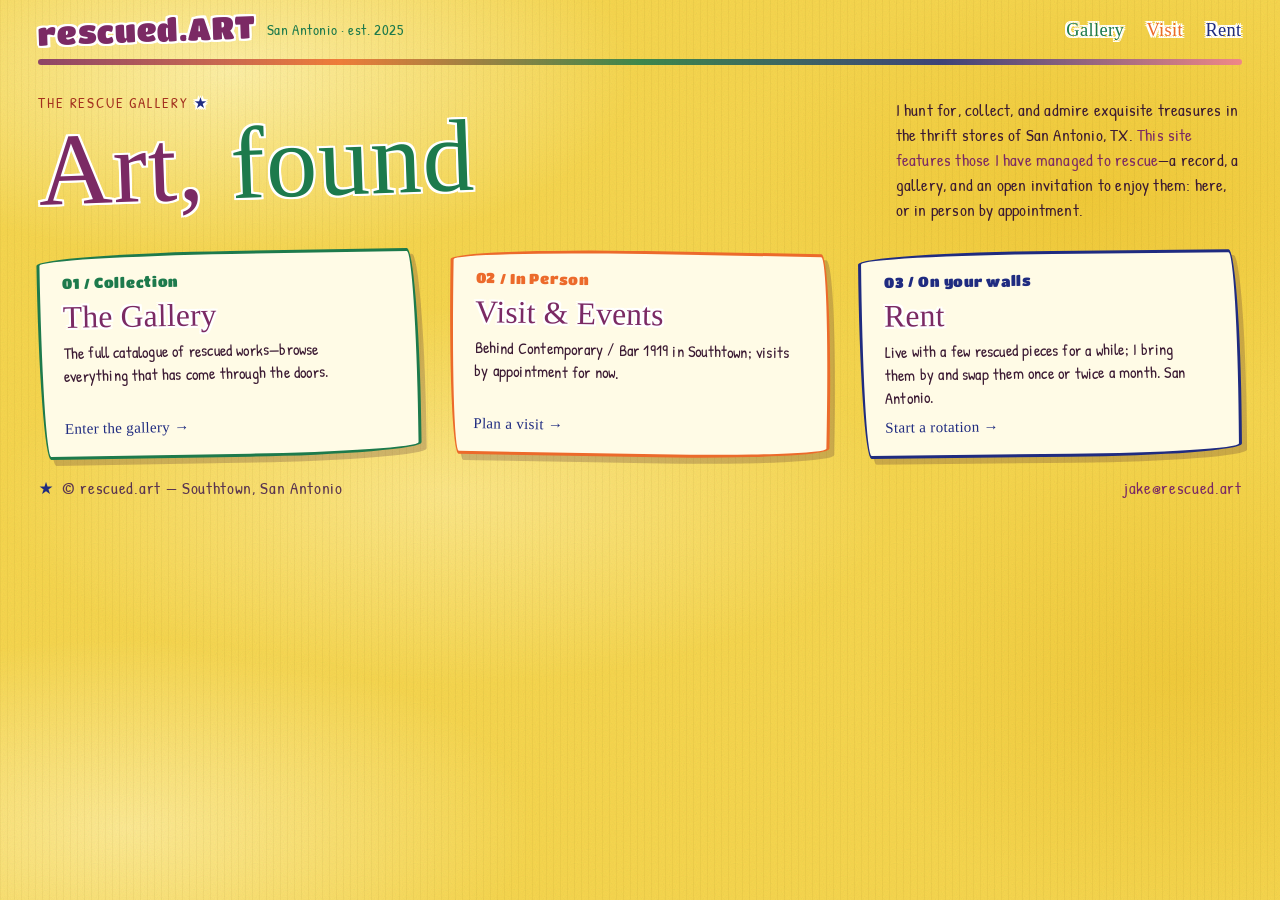
<file: index.html>
<!DOCTYPE html>
<html lang="en">
<head>
  <meta charset="utf-8">
  <meta name="viewport" content="width=device-width, initial-scale=1">
  <meta name="theme-color" content="#f6d64e">
  <title>rescued.art — previously looked at art</title>
  <meta name="description" content="A growing gallery of original artworks rescued from thrift stores around San Antonio. Browse the collection, or see it in person by appointment in Southtown.">
  <link rel="icon" href="/icon-192.png">
  <link rel="manifest" href="/manifest.webmanifest">
  <link rel="preconnect" href="https://fonts.googleapis.com">
  <link rel="preconnect" href="https://fonts.gstatic.com" crossorigin>
  <link href="https://fonts.googleapis.com/css2?family=Permanent+Marker&family=Patrick+Hand&family=Titan+One&display=swap" rel="stylesheet">
  <link rel="stylesheet" href="/assets/core.css?v=20261009">
  <link rel="stylesheet" href="/assets/sign.css?v=20261009">
</head>
<body>
  <header>
    <div class="masthead">
      <a class="brand" href="/">
        <span class="brand__mark">rescued.<span class="brand__mark-art">ART</span></span>
        <span class="brand__sub">San Antonio · est. 2025</span>
      </a>
      <nav class="nav">
        <a href="/gallery/">Gallery</a>
        <a href="/visit/">Visit</a>
        <a href="/rent/">Rent</a>
      </nav>
    </div>
    <hr class="rule rule--double">
  </header>

  <main>
    <section class="hero">
      <div>
        <p class="kicker">The Rescue Gallery <span class="star">★</span></p>
        <h1>Art,<br> <em>found</em></h1>
      </div>
      <p class="hero__statement">
        I hunt for, collect, and admire exquisite treasures in the thrift stores of San Antonio, TX. <strong>This site features those I have managed to rescue</strong>—a record, a gallery, and an open invitation to enjoy them: here, or in person by appointment.
      </p>
    </section>

    <nav class="doors" aria-label="Sections">
      <a class="door" href="/gallery/">
        <span class="door__no">01 / Collection</span>
        <h2>The Gallery</h2>
        <p>The full catalogue of rescued works—browse everything that has come through the doors.</p>
        <span class="door__go">Enter the gallery</span>
      </a>
      <a class="door" href="/visit/">
        <span class="door__no">02 / In Person</span>
        <h2>Visit &amp; Events</h2>
        <p>Behind Contemporary / Bar 1919 in Southtown; visits by appointment for now. <strong data-next-ff></strong></p>
        <span class="door__go">Plan a visit</span>
      </a>
      <a class="door" href="/rent/">
        <span class="door__no">03 / On your walls</span>
        <h2>Rent</h2>
        <p>Live with a few rescued pieces for a while; I bring them by and swap them once or twice a month. San Antonio.</p>
        <span class="door__go">Start a rotation</span>
      </a>
    </nav>

    <section class="recent" data-recent>
      <div class="recent__head">
        <h2>Recent rescues</h2>
        <a class="door__go" href="/gallery/" style="margin:0">All works</a>
      </div>
      <div id="recent-mount"><p class="kicker">Loading the latest finds…</p></div>
    </section>
  </main>

  <footer>
    <span>© rescued.art — Southtown, San Antonio</span>
    <a href="mailto:jake@rescued.art">jake@rescued.art</a>
  </footer>

  <script type="module">
    import '/assets/config.js';
    import { mountRecent } from '/assets/gallery.js';
    mountRecent(document.getElementById('recent-mount'), { count: 8 });
  </script>
</body>
</html>
</file>
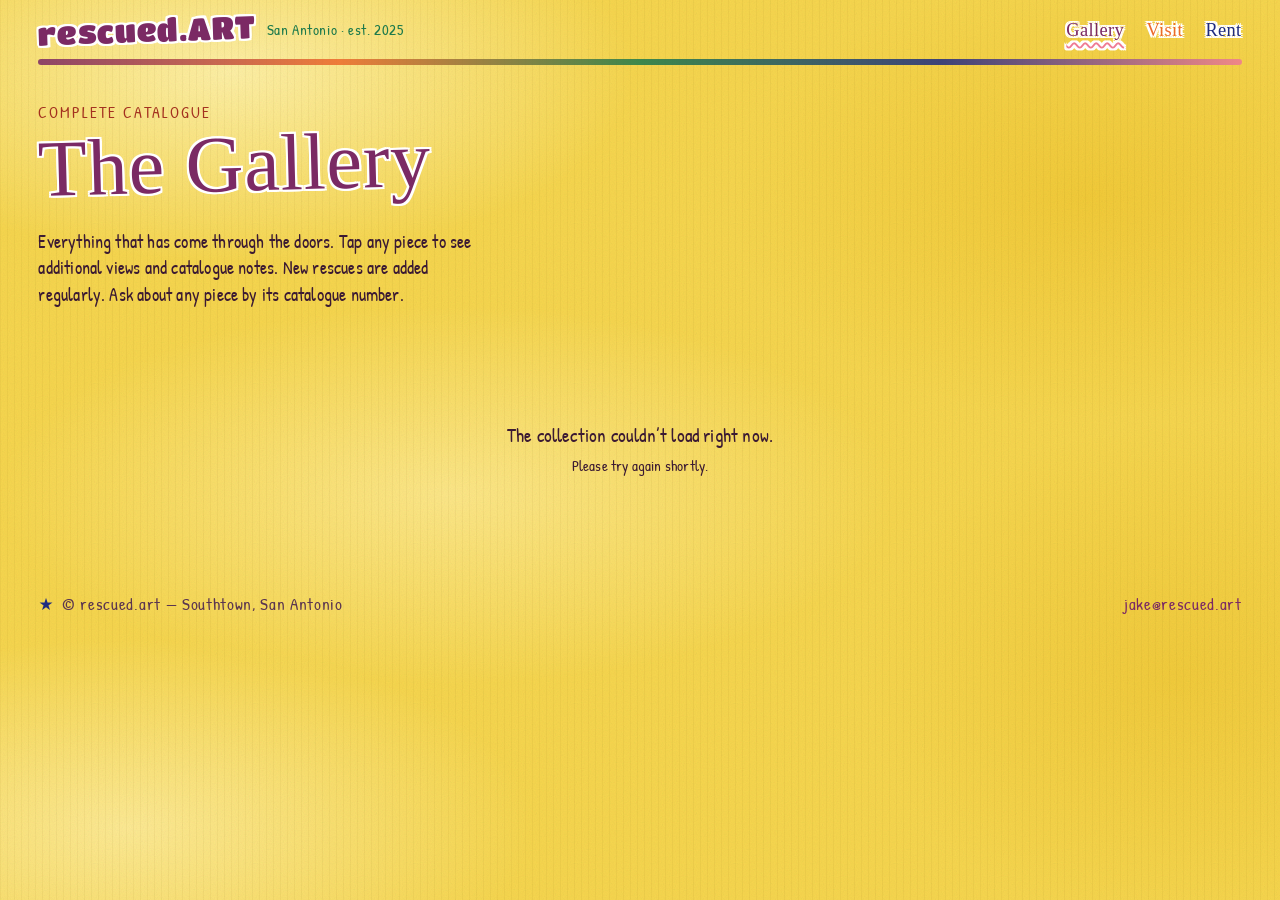
<file: gallery/index.html>
<!DOCTYPE html>
<html lang="en">
<head>
  <meta charset="utf-8">
  <meta name="viewport" content="width=device-width, initial-scale=1">
  <meta name="theme-color" content="#f6d64e">
  <title>The Gallery — rescued.art</title>
  <meta name="description" content="The full catalogue of original artworks rescued from thrift stores around San Antonio.">
  <link rel="icon" href="/icon-192.png">
  <link rel="manifest" href="/manifest.webmanifest">
  <link rel="preconnect" href="https://fonts.googleapis.com">
  <link rel="preconnect" href="https://fonts.gstatic.com" crossorigin>
  <link href="https://fonts.googleapis.com/css2?family=Permanent+Marker&family=Patrick+Hand&family=Titan+One&display=swap" rel="stylesheet">
  <link rel="stylesheet" href="/assets/core.css?v=20261009">
  <link rel="stylesheet" href="/assets/sign.css?v=20261009">
</head>
<body>
  <header>
    <div class="masthead">
      <a class="brand" href="/">
        <span class="brand__mark">rescued.<span class="brand__mark-art">ART</span></span>
        <span class="brand__sub">San Antonio · est. 2025</span>
      </a>
      <nav class="nav">
        <a href="/gallery/" aria-current="page">Gallery</a>
        <a href="/visit/">Visit</a>
        <a href="/rent/">Rent</a>
      </nav>
    </div>
    <hr class="rule rule--double">
  </header>

  <main>
    <div class="page-head">
      <p class="kicker">Complete catalogue</p>
      <h1>The Gallery</h1>
      <p>Everything that has come through the doors. Tap any piece to see additional views and
         catalogue notes. New rescues are added regularly. Ask about any piece by its catalogue number.</p>
    </div>
    <div id="gallery-mount"></div>
  </main>

  <footer>
    <span>© rescued.art — Southtown, San Antonio</span>
    <a href="mailto:jake@rescued.art">jake@rescued.art</a>
  </footer>

  <script type="module">
    import { mountGallery } from '/assets/gallery.js';
    mountGallery(document.getElementById('gallery-mount'));
  </script>
</body>
</html>
</file>
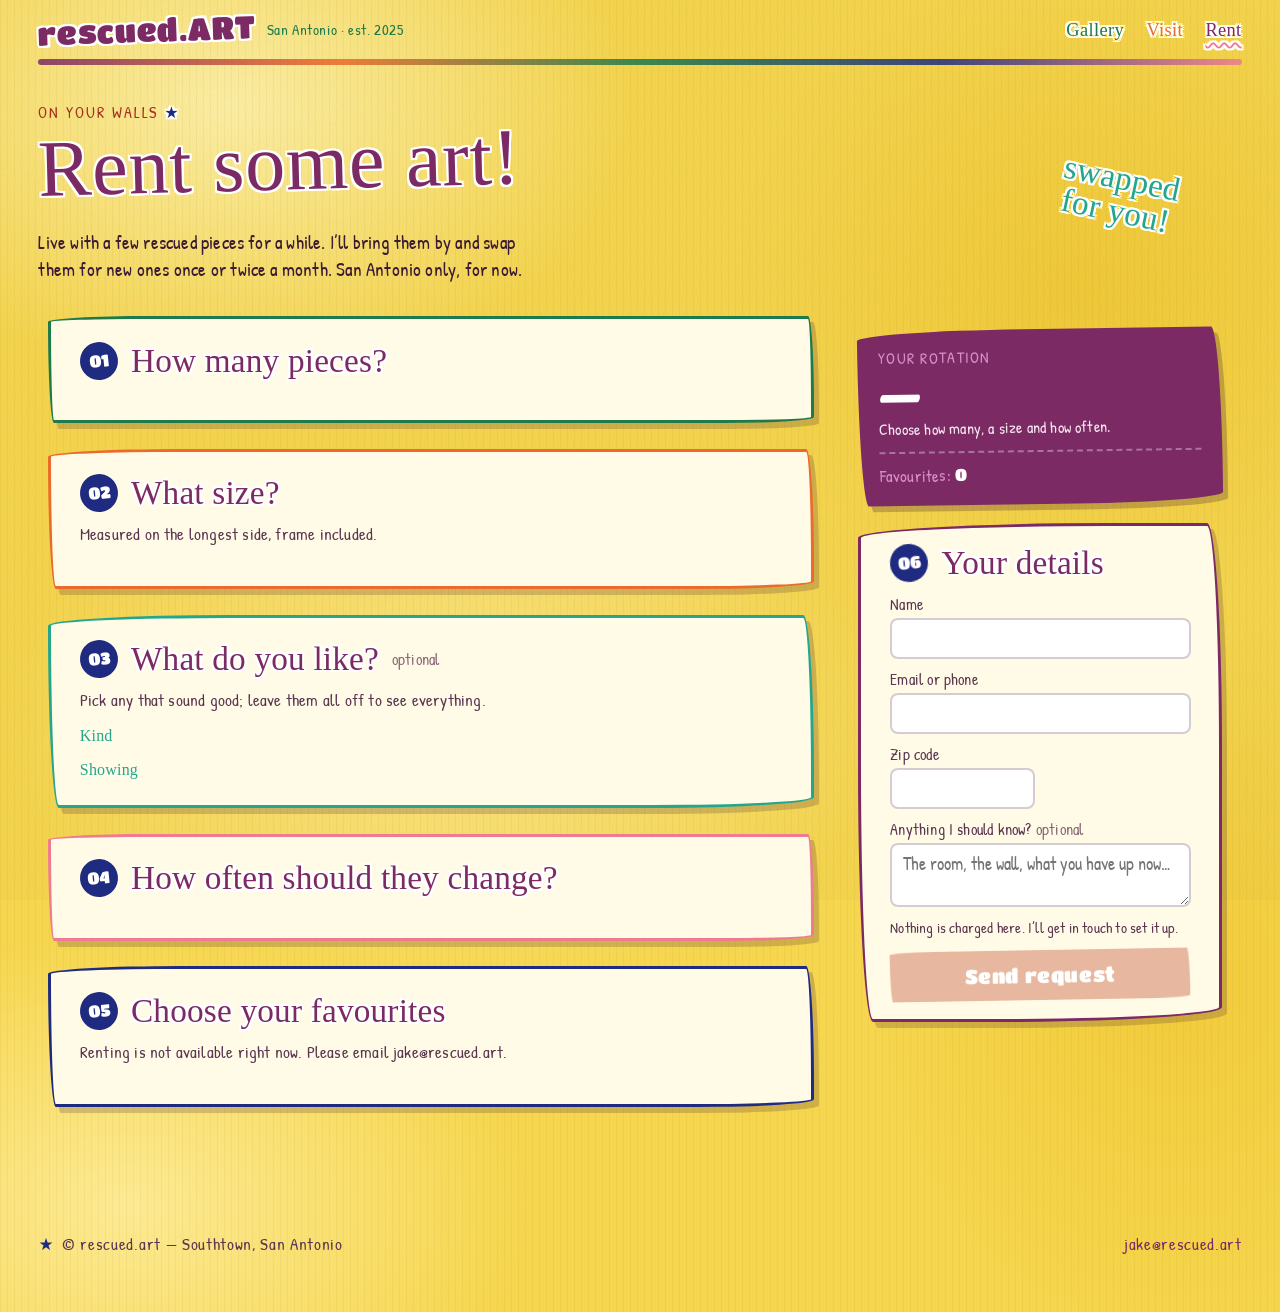
<file: rent/index.html>
<!DOCTYPE html>
<html lang="en">
<head>
  <meta charset="utf-8">
  <meta name="viewport" content="width=device-width, initial-scale=1">
  <meta name="theme-color" content="#f6d64e">
  <title>Rent — rescued.art</title>
  <meta name="description" content="Rent a few rescued pieces for your walls in San Antonio, swapped once or twice a month.">
  <link rel="icon" href="/icon-192.png">
  <link rel="manifest" href="/manifest.webmanifest">
  <link rel="preconnect" href="https://fonts.googleapis.com">
  <link rel="preconnect" href="https://fonts.gstatic.com" crossorigin>
  <link href="https://fonts.googleapis.com/css2?family=Permanent+Marker&family=Patrick+Hand&family=Titan+One&display=swap" rel="stylesheet">
  <link rel="stylesheet" href="/assets/core.css?v=20261009">
  <link rel="stylesheet" href="/assets/sign.css?v=20261009">
  <link rel="stylesheet" href="/assets/rent.css?v=20261008c">
</head>
<body>
  <header>
    <div class="masthead">
      <a class="brand" href="/">
        <span class="brand__mark">rescued.<span class="brand__mark-art">ART</span></span>
        <span class="brand__sub">San Antonio · est. 2025</span>
      </a>
      <nav class="nav">
        <a href="/gallery/">Gallery</a>
        <a href="/visit/">Visit</a>
        <a href="/rent/" aria-current="page">Rent</a>
      </nav>
    </div>
    <hr class="rule rule--double">
  </header>

  <main>
    <div class="page-head page-head--rent">
      <p class="kicker">On your walls <span class="star">★</span></p>
      <h1>Rent some art!</h1>
      <p>Live with a few rescued pieces for a while. I’ll bring them by and swap them for new ones
         once or twice a month. San Antonio only, for now.</p>
      <span class="sticker sticker--rent">swapped<br>for you!</span>
    </div>

    <form id="rent" class="rent" novalidate>
      <div class="rent__main">
        <section class="step" aria-labelledby="s1">
          <h2 id="s1"><span class="step__no">01</span> How many pieces?</h2>
          <div class="choices" data-choice="count"></div>
        </section>

        <section class="step" aria-labelledby="s2">
          <h2 id="s2"><span class="step__no">02</span> What size?</h2>
          <p class="hint">Measured on the longest side, frame included.</p>
          <div class="choices choices--cards" data-choice="size"></div>
        </section>

        <section class="step" aria-labelledby="s3">
          <h2 id="s3"><span class="step__no">03</span> What do you like? <span class="opt">optional</span></h2>
          <p class="hint">Pick any that sound good; leave them all off to see everything.</p>
          <div class="chips" data-chips="types"><span class="chips__label">Kind</span></div>
          <div class="chips" data-chips="subjects"><span class="chips__label">Showing</span></div>
        </section>

        <section class="step" aria-labelledby="s4">
          <h2 id="s4"><span class="step__no">04</span> How often should they change?</h2>
          <div class="choices" data-choice="frequency"></div>
        </section>

        <section class="step" aria-labelledby="s5">
          <h2 id="s5"><span class="step__no">05</span> Choose your favourites</h2>
          <p class="hint" id="pickHint">Choose a size first.</p>
          <div class="picks" id="picks"></div>
          <button type="button" class="more" id="more" hidden>Show more</button>
        </section>
      </div>

      <aside class="rent__side">
        <div class="price" aria-live="polite">
          <span class="price__label">Your rotation</span>
          <span class="price__amount" id="price">—</span>
          <span class="price__note" id="priceNote">Choose how many, a size and how often.</span>
          <div class="chosen">
            <p class="chosen__head">Favourites: <strong id="chosenN">0</strong></p>
            <div class="chosen__list" id="chosen"></div>
          </div>
        </div>
        <section class="step step--details" aria-labelledby="s6" id="details">
          <h2 id="s6"><span class="step__no">06</span> Your details</h2>
          <div class="fields">
            <label>Name <input name="name" autocomplete="name" maxlength="80" required></label>
            <label>Email or phone <input name="contact" autocomplete="email" maxlength="120" required></label>
            <label>Zip code <input name="zip" inputmode="numeric" autocomplete="postal-code" maxlength="10" required></label>
            <label><span>Anything I should know? <span class="opt">optional</span></span>
              <textarea name="notes" rows="2" maxlength="1000" placeholder="The room, the wall, what you have up now…"></textarea></label>
            <label class="hp" aria-hidden="true">Website <input name="website" tabindex="-1" autocomplete="off"></label>
          </div>
          <p class="hint">Nothing is charged here. I’ll get in touch to set it up.</p>
          <button type="submit" class="send" id="send" disabled>Send request</button>
          <p class="status" id="status" role="status"></p>
        </section>
      </aside>
    </form>

    <div class="rent__bar" id="bar" hidden>
      <span class="rent__bar-price" id="barPrice">—</span>
      <span class="rent__bar-count" id="barCount">0 favourites</span>
      <a href="#details" class="rent__bar-go">Next ↓</a>
    </div>
  </main>

  <footer>
    <span>© rescued.art — Southtown, San Antonio</span>
    <a href="mailto:jake@rescued.art">jake@rescued.art</a>
  </footer>

  <script type="module" src="/assets/rent.js?v=20261008b"></script>
</body>
</html>
</file>
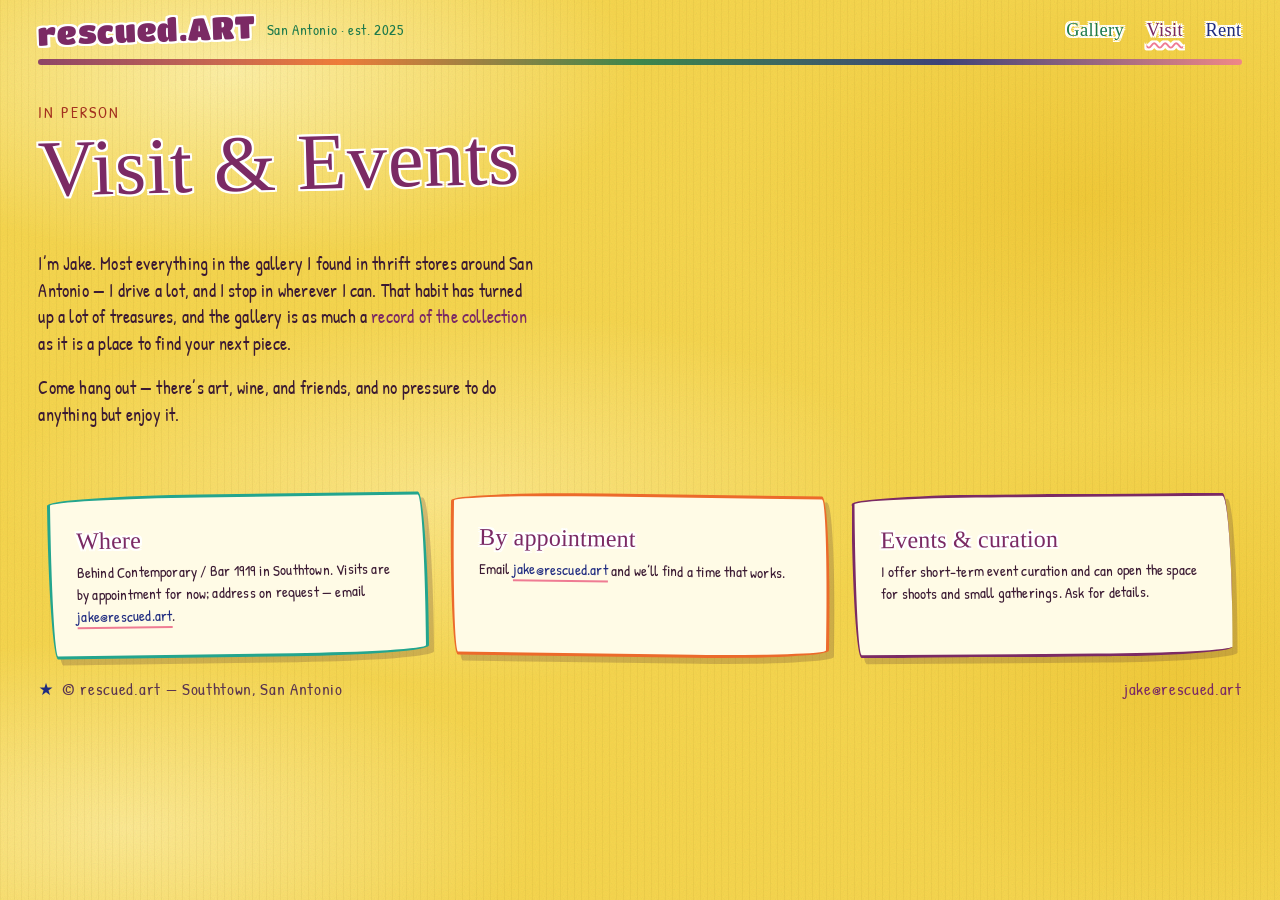
<file: visit/index.html>
<!DOCTYPE html>
<html lang="en">
<head>
  <meta charset="utf-8">
  <meta name="viewport" content="width=device-width, initial-scale=1">
  <meta name="theme-color" content="#f6d64e">
  <title>Visit &amp; Events — rescued.art</title>
  <meta name="description" content="Visit rescued.art in Southtown, San Antonio, by appointment, or book the space for events.">
  <link rel="icon" href="/icon-192.png">
  <link rel="manifest" href="/manifest.webmanifest">
  <link rel="preconnect" href="https://fonts.googleapis.com">
  <link rel="preconnect" href="https://fonts.gstatic.com" crossorigin>
  <link href="https://fonts.googleapis.com/css2?family=Permanent+Marker&family=Patrick+Hand&family=Titan+One&display=swap" rel="stylesheet">
  <link rel="stylesheet" href="/assets/core.css?v=20261009">
  <link rel="stylesheet" href="/assets/sign.css?v=20261009">
</head>
<body>
  <header>
    <div class="masthead">
      <a class="brand" href="/">
        <span class="brand__mark">rescued.<span class="brand__mark-art">ART</span></span>
        <span class="brand__sub">San Antonio · est. 2025</span>
      </a>
      <nav class="nav">
        <a href="/gallery/">Gallery</a>
        <a href="/visit/" aria-current="page">Visit</a>
        <a href="/rent/">Rent</a>
      </nav>
    </div>
    <hr class="rule rule--double">
  </header>

  <main>
    <div class="page-head">
      <p class="kicker">In person</p>
      <h1>Visit &amp; Events</h1>
    </div>

    <div class="prose">
      <p>I’m Jake. Most everything in the gallery I found in thrift stores around San Antonio —
         I drive a lot, and I stop in wherever I can. That habit has turned up a lot of treasures,
         and the gallery is as much a <strong>record of the collection</strong> as it is a place to
         find your next piece.</p>
      <p>Come hang out — there’s art, wine, and friends, and no pressure to do anything but enjoy it.</p>
    </div>

    <section class="info-grid" aria-label="Visiting details">
      <div class="info">
        <h3>Where</h3>
        <p>Behind Contemporary / Bar 1919 in Southtown. Visits are by appointment for now; address on request — email <a href="mailto:jake@rescued.art">jake@rescued.art</a>.</p>
        <p><strong data-next-ff></strong></p>
      </div>
      <div class="info">
        <h3>By appointment</h3>
        <p>Email <a href="mailto:jake@rescued.art">jake@rescued.art</a> and we’ll find a time that works.</p>
      </div>
      <div class="info">
        <h3>Events &amp; curation</h3>
        <p>I offer short-term event curation and can open the space for shoots and small gatherings. Ask for details.</p>
      </div>
    </section>
  </main>

  <footer>
    <span>© rescued.art — Southtown, San Antonio</span>
    <a href="mailto:jake@rescued.art">jake@rescued.art</a>
  </footer>

  <script type="module">import '/assets/config.js';</script>
</body>
</html>
</file>
<file: assets/core.css>
/* =============================================================================
   rescued.art — core stylesheet
   Concept: "The Rescue Archive" — a curatorial catalogue of salvaged works.
   Warm darkroom black + cream ink + rubber-stamp vermillion. Typewriter
   accession numbers. Letterpress masthead. Art-first, quietly archival.
   ========================================================================== */

:root {
  --bg:        #14110d;   /* warm near-black, like aged film */
  --bg-2:      #1b1712;   /* raised surface */
  --ink:       #f0ead9;   /* warm off-white */
  --ink-dim:   #a59c87;   /* muted label ink */
  --ink-faint: #6f6859;
  --line:      rgba(240,234,217,0.14);
  --line-soft: rgba(240,234,217,0.07);
  --stamp:     #c5482f;   /* rubber-stamp vermillion */
  --stamp-2:   #4f7c5a;   /* alt stamp (rent) — faded ink green */
  --paper:     #e7decb;   /* cream plate */

  --display: "Fraunces", Georgia, serif;
  --body:    "Hanken Grotesk", system-ui, sans-serif;
  --mono:    "Courier Prime", "Courier New", monospace;

  --maxw: 1320px;
  --r: 2px;
}

* { box-sizing: border-box; }

html { -webkit-text-size-adjust: 100%; }
body {
  margin: 0;
  background: var(--bg);
  color: var(--ink);
  font-family: var(--body);
  font-size: 16px;
  line-height: 1.6;
  letter-spacing: 0.005em;
  -webkit-font-smoothing: antialiased;
  overflow-x: hidden;
}
body.lb-open { overflow: hidden; }

/* film/paper grain — subtle, fixed, behind everything */
body::before {
  content: "";
  position: fixed; inset: 0; z-index: 0; pointer-events: none;
  opacity: 0.05; mix-blend-mode: screen;
  background-image: url("data:image/svg+xml,%3Csvg xmlns='http://www.w3.org/2000/svg' width='160' height='160'%3E%3Cfilter id='n'%3E%3CfeTurbulence type='fractalNoise' baseFrequency='0.85' numOctaves='2'/%3E%3C/filter%3E%3Crect width='100%25' height='100%25' filter='url(%23n)'/%3E%3C/svg%3E");
}
main, header, footer { position: relative; z-index: 1; }

a { color: inherit; text-decoration: none; }
img { display: block; max-width: 100%; }

::selection { background: var(--stamp); color: var(--paper); }
:focus-visible { outline: 2px solid var(--stamp); outline-offset: 3px; }

/* ---- type scale ---------------------------------------------------------- */
.kicker {
  font-family: var(--mono);
  font-size: 0.72rem; letter-spacing: 0.32em; text-transform: uppercase;
  color: var(--ink-dim);
}
h1, h2, h3 { font-family: var(--display); font-weight: 400; line-height: 1.04; margin: 0; }
h1 { font-size: clamp(2.6rem, 7vw, 5.6rem); letter-spacing: -0.015em; }
h1 em { font-style: italic; font-optical-sizing: auto; color: var(--ink); }

/* =============================================================================
   MASTHEAD (shared)
   ========================================================================== */
.masthead {
  display: flex; align-items: center; justify-content: space-between; gap: 1rem;
  max-width: var(--maxw); margin: 0 auto; padding: 1.4rem clamp(1rem, 4vw, 2.4rem);
}
.brand { display: flex; align-items: baseline; gap: 0.7rem; }
.brand__mark {
  font-family: var(--display); font-size: 1.5rem; letter-spacing: 0.02em;
  border: 1.5px solid var(--ink); padding: 0.18em 0.5em; line-height: 1;
  transition: color .2s, border-color .2s;
}
.brand__mark-art { transition: color .2s; }
.brand:hover .brand__mark { border-color: var(--stamp); }
.brand:hover .brand__mark-art { color: var(--stamp); }
.brand__sub { font-family: var(--mono); font-size: 0.66rem; letter-spacing: 0.28em;
  text-transform: uppercase; color: var(--ink-dim); }
.nav { display: flex; gap: 1.6rem; font-family: var(--mono);
  font-size: 0.74rem; letter-spacing: 0.18em; text-transform: uppercase; }
.nav a { color: var(--ink-dim); padding-bottom: 2px; border-bottom: 1px solid transparent;
  transition: color .2s, border-color .2s; }
.nav a:hover, .nav a[aria-current] { color: var(--ink); border-color: var(--stamp); }
/* Phones: the tagline steps aside and the nav keeps both links on screen (2026-10-01). */
@media (max-width: 560px) {
  .brand__sub { display: none; }
  .brand__mark { font-size: 1.25rem; }
  .nav { gap: 1.1rem; font-size: 0.72rem; }
}
.rule { height: 0; border: 0; border-top: 1px solid var(--line);
  max-width: var(--maxw); margin: 0 auto; }
.rule--double { border-top: 1px solid var(--line); position: relative; }
.rule--double::after { content: ""; display: block; border-top: 1px solid var(--line);
  margin-top: 3px; }

/* =============================================================================
   LANDING
   ========================================================================== */
.hero {
  max-width: var(--maxw); margin: 0 auto;
  padding: clamp(3rem, 9vw, 7rem) clamp(1rem, 4vw, 2.4rem) clamp(2rem, 5vw, 4rem);
  display: grid; grid-template-columns: 1.5fr 1fr; gap: clamp(1.5rem, 5vw, 4rem);
  align-items: end;
}
.hero__statement { max-width: 42ch; color: var(--ink-dim); font-size: 1.02rem; }
.hero__statement strong { color: var(--ink); font-weight: 500; }
.hero h1 { margin-top: 0.6rem; }
@media (max-width: 820px) { .hero { grid-template-columns: 1fr; align-items: start; } }

/* the three "doors" as catalogue entries */
.doors {
  max-width: var(--maxw); margin: 0 auto;
  padding: clamp(1rem,3vw,2rem) clamp(1rem,4vw,2.4rem) clamp(3rem,7vw,5rem);
  display: grid; grid-template-columns: repeat(auto-fit, minmax(0, 1fr)); grid-auto-flow: column; gap: 0;
  border-top: 1px solid var(--line);
}
.door {
  display: block; padding: 2rem 1.6rem 2.4rem; border-right: 1px solid var(--line);
  transition: background .25s; position: relative; min-height: 220px;
}
.door:last-child { border-right: 0; }
.door:hover { background: var(--bg-2); }
.door__no { font-family: var(--mono); font-size: 0.72rem; color: var(--ink-faint);
  letter-spacing: 0.2em; }
.door h2 { font-size: clamp(1.6rem, 2.4vw, 2.2rem); margin: 0.8rem 0 0.5rem; }
.door p { color: var(--ink-dim); font-size: 0.94rem; max-width: 32ch; }
.door__go { font-family: var(--mono); font-size: 0.74rem; letter-spacing: 0.18em;
  text-transform: uppercase; color: var(--stamp); margin-top: 1.2rem; display: inline-block; }
.door__go::after { content: " →"; transition: margin .2s; }
.door:hover .door__go::after { margin-left: 0.4rem; }
@media (max-width: 820px) {
  .doors { grid-template-columns: 1fr; grid-auto-flow: row; }
  .door { border-right: 0; border-bottom: 1px solid var(--line); min-height: 0; }
}

/* recent acquisitions strip */
.recent { max-width: var(--maxw); margin: 0 auto;
  padding: clamp(2rem,5vw,3.5rem) clamp(1rem,4vw,2.4rem); }
.recent__head { display: flex; align-items: baseline; justify-content: space-between;
  border-bottom: 1px solid var(--line); padding-bottom: 0.8rem; margin-bottom: 1.4rem; }
.recent__head h2 { font-size: 1.3rem; }
.strip { display: grid; grid-auto-flow: column; grid-auto-columns: minmax(150px, 1fr);
  gap: 0.8rem; overflow-x: auto; padding-bottom: 0.6rem; scrollbar-width: thin; }
.strip__item { background: none; border: 0; padding: 0; cursor: pointer; text-align: left;
  color: inherit; }
.strip__frame { display: block; aspect-ratio: 1; overflow: hidden; background: var(--bg-2);
  border: 1px solid var(--line-soft); }
.strip__frame img { width: 100%; height: 100%; object-fit: cover;
  transition: transform .4s ease; }
.strip__item:hover .strip__frame img { transform: scale(1.04); }
.strip__acc { font-family: var(--mono); font-size: 0.68rem; color: var(--ink-faint);
  letter-spacing: 0.12em; display: block; padding-top: 0.5rem; }
.strip__title { display: block; padding-top: 0.5rem; font-size: 0.9rem; line-height: 1.25;
  overflow: hidden; text-overflow: ellipsis; white-space: nowrap; }

/* =============================================================================
   GRID  (gallery + rent)
   ========================================================================== */
.page-head { max-width: var(--maxw); margin: 0 auto;
  padding: clamp(2.4rem,6vw,4.5rem) clamp(1rem,4vw,2.4rem) clamp(1.4rem,3vw,2rem); }
.page-head h1 { font-size: clamp(2.2rem, 5vw, 3.6rem); }
.page-head p { color: var(--ink-dim); max-width: 56ch; margin: 1rem 0 0; }
.page-head a { color: var(--ink); border-bottom: 1px solid var(--stamp); }

.grid {
  max-width: var(--maxw); margin: 0 auto;
  padding: 0 clamp(1rem,4vw,2.4rem) 4rem;
  display: grid; grid-template-columns: repeat(auto-fill, minmax(220px, 1fr));
  gap: clamp(0.8rem, 2vw, 1.6rem);
}
.tile {
  background: none; border: 0; padding: 0; cursor: pointer; color: inherit;
  text-align: left; display: flex; flex-direction: column;
  animation: rise .6s both; animation-delay: calc(var(--i, 0) * 35ms);
}
.tile__frame { position: relative; aspect-ratio: 1; overflow: hidden;
  background: var(--bg-2); border: 1px solid var(--line-soft); }
.tile__frame img { width: 100%; height: 100%; object-fit: cover;
  filter: saturate(0.96); transition: transform .5s ease, filter .5s ease; }
.tile:hover .tile__frame img { transform: scale(1.035); filter: saturate(1.05); }
.tile__cap { display: flex; align-items: baseline; gap: 0.6rem; flex-wrap: wrap;
  padding: 0.6rem 0.1rem 0; }
.tile__acc { font-family: var(--mono); font-size: 0.7rem; color: var(--ink-faint);
  letter-spacing: 0.1em; }
.tile__title { font-family: var(--display); font-size: 0.98rem; color: var(--ink); }
.tile__more { font-family: var(--mono); font-size: 0.66rem; color: var(--ink-faint);
  margin-left: auto; }

/* rubber-stamp status tag */
.stamp {
  font-family: var(--mono); font-size: 0.64rem; letter-spacing: 0.16em;
  text-transform: uppercase; color: var(--stamp);
  border: 1.5px solid var(--stamp); padding: 0.22em 0.5em; border-radius: var(--r);
  display: inline-block; line-height: 1; opacity: 0.92;
}
.stamp--rent { color: var(--stamp-2); border-color: var(--stamp-2); }
.tile__stamp { position: absolute; top: 0.6rem; left: 0.6rem; transform: rotate(-5deg);
  background: rgba(20,17,13,0.55); backdrop-filter: blur(2px); }

.empty { max-width: 56ch; margin: 1rem auto 6rem; padding: 0 1.5rem; text-align: center;
  color: var(--ink-dim); }
.empty p { margin: 0.4rem 0; }
.empty__sub { font-size: 0.92rem; }
.empty code { font-family: var(--mono); font-size: 0.85em; color: var(--ink);
  background: var(--bg-2); padding: 0.1em 0.35em; border: 1px solid var(--line); }
.empty a { color: var(--ink); border-bottom: 1px solid var(--stamp); }

.sentinel { height: 1px; }
.is-loading { min-height: 40vh; }

/* =============================================================================
   LIGHTBOX
   ========================================================================== */
.lb { position: fixed; inset: 0; z-index: 1000; display: none; }
.lb[aria-hidden="false"] { display: block; animation: fade .25s both; }
.lb__scrim { position: absolute; inset: 0; background: rgba(8,6,4,0.86); }
.lb__stage {
  position: absolute; inset: 0; margin: auto;
  display: grid; grid-template-columns: 1fr minmax(280px, 360px); grid-template-rows: minmax(0, 1fr);  /* rows never outgrow the stage */
  width: min(1200px, 94vw); height: min(86vh, 900px);
  background: var(--bg); border: 1px solid var(--line);
}
.lb__img { grid-column: 1; width: 100%; height: 100%; min-width: 0; min-height: 0; object-fit: contain;
  background: #0b0907; padding: 1rem; }
.lb__panel { grid-column: 2; padding: 2rem 1.8rem; overflow-y: auto;
  border-left: 1px solid var(--line); display: flex; flex-direction: column; gap: 0.7rem; }
.lb__acc { font-family: var(--mono); font-size: 0.74rem; letter-spacing: 0.18em;
  color: var(--ink-faint); }
.lb__title { font-size: 1.7rem; }
.lb__facts { margin: 0.4rem 0 0; display: grid; grid-template-columns: auto 1fr;
  gap: 0.3rem 1rem; font-size: 0.9rem; }
.lb__facts dt { font-family: var(--mono); font-size: 0.7rem; text-transform: uppercase;
  letter-spacing: 0.12em; color: var(--ink-faint); align-self: center; }
.lb__facts dd { margin: 0; color: var(--ink); }
.lb__desc { color: var(--ink-dim); font-size: 0.96rem; line-height: 1.7; margin: 0.4rem 0 0; }
.lb__thumbs { display: flex; flex-wrap: wrap; gap: 0.5rem; margin-top: auto; padding-top: 1rem; }
.lb__thumbs img { width: 56px; height: 56px; object-fit: cover; cursor: pointer;
  border: 1px solid var(--line); opacity: 0.6; transition: opacity .2s; }
.lb__thumbs img:hover, .lb__thumbs img.is-active { opacity: 1; border-color: var(--stamp); }
.lb__count { font-family: var(--mono); font-size: 0.7rem; color: var(--ink-faint);
  letter-spacing: 0.1em; }
.lb__x { position: absolute; top: 0.8rem; right: 0.9rem; z-index: 3;
  font-family: var(--mono); font-size: 0.74rem; letter-spacing: 0.1em; text-transform: uppercase;
  background: var(--bg); color: var(--ink-dim); border: 1px solid var(--line);
  padding: 0.35em 0.7em; cursor: pointer; }
.lb__x:hover { color: var(--ink); border-color: var(--stamp); }
.lb__nav { position: absolute; top: 50%; transform: translateY(-50%); z-index: 3;
  background: rgba(20,17,13,0.6); color: var(--ink); border: 1px solid var(--line);
  width: 44px; height: 44px; cursor: pointer; font-size: 1.1rem; backdrop-filter: blur(4px); }
.lb__nav--prev { left: 0.8rem; } .lb__nav--next { left: calc(100% - 360px - 56px); }
.lb__nav:hover { border-color: var(--stamp); }
@media (max-width: 760px) {
  .lb__stage { grid-template-columns: 1fr; grid-template-rows: minmax(0, 1fr) auto; height: 92vh; width: 96vw; }
  .lb__panel { grid-column: 1; grid-row: 2; border-left: 0; border-top: 1px solid var(--line);
    max-height: 30vh; }  /* the photo keeps most of a phone screen; the notes scroll */
  .lb__nav--next { left: auto; right: 0.8rem; }
}

/* =============================================================================
   GENERIC SECTIONS / FOOTER (visit, intros)
   ========================================================================== */
.prose { max-width: 68ch; margin: 0 auto; padding: clamp(1.5rem,4vw,3rem) clamp(1rem,4vw,2.4rem); }
.prose p { color: var(--ink-dim); margin: 0 0 1.1rem; }
.prose strong { color: var(--ink); font-weight: 500; }
.prose a { color: var(--ink); border-bottom: 1px solid var(--stamp); }
.info-grid { max-width: var(--maxw); margin: 0 auto;
  padding: 0 clamp(1rem,4vw,2.4rem) 2rem; display: grid;
  grid-template-columns: repeat(auto-fit, minmax(240px, 1fr)); gap: 0; border-top: 1px solid var(--line); }
.info { padding: 1.8rem 1.6rem; border-right: 1px solid var(--line); }
.info:last-child { border-right: 0; }
.info h3 { font-size: 1.2rem; margin-bottom: 0.5rem; }
.info p { color: var(--ink-dim); font-size: 0.94rem; margin: 0; }
.info a { color: var(--ink); border-bottom: 1px solid var(--stamp); }
@media (max-width: 720px) { .info { border-right: 0; border-bottom: 1px solid var(--line); } }

footer {
  max-width: var(--maxw); margin: 0 auto; padding: 2.4rem clamp(1rem,4vw,2.4rem) 3.5rem;
  border-top: 1px solid var(--line); display: flex; flex-wrap: wrap; gap: 1rem;
  justify-content: space-between; align-items: baseline;
  font-family: var(--mono); font-size: 0.72rem; letter-spacing: 0.12em;
  text-transform: uppercase; color: var(--ink-faint);
}
footer a:hover { color: var(--ink); }

/* =============================================================================
   MOTION
   ========================================================================== */
@keyframes rise { from { opacity: 0; transform: translateY(14px); } to { opacity: 1; transform: none; } }
@keyframes fade { from { opacity: 0; } to { opacity: 1; } }
@media (prefers-reduced-motion: reduce) {
  .tile { animation: none; }
  .lb[aria-hidden="false"] { animation: none; }
  .tile__frame img, .strip__frame img { transition: none; }
}
</file>
<file: assets/sign.css>
/* sign.css — rescued.art dressed like Jake's First Friday sign (2026-10-08): a sunny watercolour wash on
   corrugated board, chunky hand-markered letters with a white halo, and the sign's own colours and words.
   Loaded after core.css: it retunes core's tokens and restyles its components; core's structure stays. */
:root {
  --c-purple: #7b2a64;  --c-green: #1d7a4c;  --c-orange: #ec6a2b;  --c-brick: #a3301f;
  --c-navy: #1f2b80;    --c-teal: #23a58e;   --c-pink: #ef7b93;    --c-lilac: #d98fcc;
  --c-red: #cf4a3f;     --c-sun: #f6d64e;    --c-sun-deep: #ecc12f; --c-cream: #fffbe6;

  --bg: var(--c-sun);
  --bg-2: var(--c-cream);
  --ink: #3b1a33;
  --ink-dim: #5a3550;
  --ink-faint: #876676;
  --line: rgba(59, 26, 51, 0.22);
  --line-soft: rgba(59, 26, 51, 0.12);
  --stamp: var(--c-purple);
  --stamp-2: var(--c-green);
  --paper: var(--c-cream);

  --display: "Permanent Marker", "Comic Sans MS", cursive;
  --body: "Patrick Hand", "Comic Sans MS", system-ui, sans-serif;
  --mono: "Patrick Hand", "Comic Sans MS", system-ui, sans-serif;
  --chunky: "Titan One", "Arial Black", system-ui, sans-serif;
  --halo: 2px 2px 0 #fff, -2px -2px 0 #fff, 2px -2px 0 #fff, -2px 2px 0 #fff, 0 2px 0 #fff, 2px 0 0 #fff, 0 -2px 0 #fff, -2px 0 0 #fff;
  --wobble: 255px 15px 225px 15px / 15px 225px 15px 255px;
  --r: 6px;

  /* layout (2026-10-09): one side gutter for masthead, rule and home, and a page width that grows on big screens */
  --pad: clamp(1rem, 4vw, 2.4rem);
  --maxw: clamp(1320px, 86vw, 2200px);
}

/* the board: watercolour blooms over the corrugation (at least one window tall, or a short page shows a seam where they restart) */
body {
  min-height: 100vh; min-height: 100svh;
  background-color: var(--c-sun);
  background-image:
    repeating-linear-gradient(90deg, rgba(120, 88, 0, 0.055) 0 1px, transparent 1px 7px),
    radial-gradient(ellipse 45% 30% at 18% 8%, rgba(255, 244, 180, 0.85), transparent 70%),
    radial-gradient(ellipse 40% 35% at 85% 22%, rgba(236, 188, 30, 0.45), transparent 70%),
    radial-gradient(ellipse 50% 30% at 35% 55%, rgba(255, 238, 160, 0.7), transparent 70%),
    radial-gradient(ellipse 35% 40% at 92% 75%, rgba(234, 186, 30, 0.4), transparent 70%),
    radial-gradient(ellipse 45% 30% at 10% 92%, rgba(255, 240, 170, 0.75), transparent 70%);
  color: var(--ink);
  font-size: 19px;
  line-height: 1.45;
  letter-spacing: 0.01em;
}
body::before { opacity: 0.12; mix-blend-mode: multiply; }
::selection { background: var(--c-lilac); color: var(--ink); }
:focus-visible { outline: 3px dashed var(--c-navy); outline-offset: 4px; }

/* ---- type ---------------------------------------------------------------- */
h1, h2, h3 { font-family: var(--display); font-weight: 400; color: var(--c-purple); text-shadow: var(--halo); line-height: 1.1; }
h1 { letter-spacing: 0.01em; }
h1 em { font-style: normal; color: var(--c-green); }
.kicker, .page-head .kicker { font-family: var(--body); font-size: 1rem; letter-spacing: 0.12em; text-transform: uppercase; color: var(--c-brick); }

/* ---- masthead ------------------------------------------------------------ */
/* Phones first (2026-10-09): brand and nav shrink with the screen so they share one row down to ~280px (they used to
   overflow at 375px), and wrap rather than spill below that. Links keep 40px+ tap boxes via padding cancelled by
   negative margin, so the header stays slim. Big screens scale the brand and nav up with the wider page. */
.masthead { align-items: center; flex-wrap: wrap; column-gap: 0.75rem; row-gap: 0; padding: 0.5rem var(--pad); }
.brand { align-items: center; padding: 0.65rem 0; margin: -0.65rem 0; }
.brand__mark { font-family: var(--chunky); font-size: clamp(1.25rem, 5.6vw, 1.6rem); color: var(--c-purple); border: 0;
  text-transform: none; letter-spacing: 0.02em; text-shadow: var(--halo); padding: 0; transform: rotate(-2deg); }
.brand__mark-art { color: var(--c-purple); }
.brand:hover .brand__mark-art { color: var(--c-green); }
.brand__sub { display: none; font-family: var(--body); font-size: clamp(0.95rem, 0.5rem + 0.45vw, 1.3rem); letter-spacing: 0.04em; text-transform: none; color: var(--c-green); }
.nav { font-family: var(--display); font-size: clamp(0.95rem, 4.1vw, 1.15rem); letter-spacing: 0.02em; text-transform: none; gap: 0.75rem; }
.nav a { color: var(--c-green); border: 0; text-shadow: var(--halo); padding: 0.6rem 0; margin: -0.6rem 0; }
.nav a:nth-child(2) { color: var(--c-orange); }
.nav a:nth-child(3) { color: var(--c-navy); }
.nav a:hover, .nav a[aria-current] { color: var(--c-purple); text-decoration: underline wavy var(--c-pink) 2px; text-underline-offset: 6px; }
/* The rainbow spans the masthead's content box — brand's left edge to nav's right edge — at every width
   (it used to be pinned 48px from the left while the 1320px page was centred). */
.rule, .rule--double { border-top: 0; height: 6px; max-width: none;
  margin: 0.4rem max(var(--pad), calc((100% - var(--maxw)) / 2 + var(--pad))) 0;  /* top: room for the current page's wavy underline */
  background: linear-gradient(90deg, var(--c-purple), var(--c-orange) 25%, var(--c-green) 50%, var(--c-navy) 75%, var(--c-pink));
  border-radius: 999px; opacity: 0.85; }
.rule--double::after { display: none; }
@media (min-width: 641px) {
  .brand__sub { display: inline; }
  .nav { gap: 1.4rem; }
}
@media (min-width: 900px) {
  .masthead { padding: clamp(0.6rem, 1.6vh, 1rem) var(--pad) 0.6rem; }  /* keeps the brand off the top edge */
  .brand__mark { font-size: clamp(1.6rem, 1rem + 1.2vw, 3rem); }
  .nav { font-size: clamp(1.15rem, 0.6rem + 0.6vw, 1.6rem); gap: clamp(1.4rem, 1.6vw, 2.4rem); }
  .rule, .rule--double { margin-top: 0.25rem; }
}

/* ---- home: the sign ------------------------------------------------------ */
/* Laid out phone-first (2026-10-09). Phones: the headline on one line, the statement full width, the three doors as
   compact cards (number beside the title) so the whole sign is about one screen, and the strip as a swipeable row that
   bleeds to the screen edges. From 900px: headline left / statement right, three doors in a row, all eight snapshots
   in one row; type and gaps follow the viewport HEIGHT so the page through the strip fits one screen, and the page
   width grows with the monitor (--maxw) so 1440p is not a small island. */
.hero { position: relative; display: block; padding: 1rem var(--pad) 0; }
.hero .kicker { margin: 0; line-height: 1.2; }
.hero h1 { font-size: clamp(3rem, 15.5vw, 5.5rem); line-height: 1.05; margin: 0.08em 0 0; white-space: nowrap;
  transform: rotate(-2deg); transform-origin: left; }
.hero h1 br { display: none; }  /* "Art, found" reads as one line; the markup keeps the space */
.hero__statement { color: var(--ink); font-size: 1.05rem; line-height: 1.4; max-width: 46ch; margin: 0.55rem 0 0; }
.hero__statement strong { color: var(--c-purple); font-weight: 400; }
.sticker { position: absolute; font-family: var(--display); text-shadow: var(--halo); line-height: 1; pointer-events: none; user-select: none; }
.star { color: var(--c-navy); text-shadow: var(--halo); }

/* the doors become hand-made cards pinned to the board */
.doors { grid-template-columns: 1fr; grid-auto-flow: row; gap: 0.8rem; border: 0; padding: 1rem var(--pad) 0; background: none; }
.door { --door-c: var(--c-green); background: var(--c-cream); border-radius: var(--wobble); box-shadow: 4px 5px 0 rgba(59, 26, 51, 0.22);
  transform: rotate(-1deg); transition: transform .2s; min-height: 0; padding: 0.65rem 1rem 0.7rem;
  display: flex; flex-wrap: wrap; align-items: baseline; column-gap: 0.6rem; }
.door:nth-child(2) { --door-c: var(--c-orange); transform: rotate(1deg); }
.door:nth-child(3) { --door-c: var(--c-navy); transform: rotate(-0.6deg); }
.doors .door, .doors .door:last-child { border: 3px solid var(--door-c); }
.door:hover { background: #fff; transform: rotate(0deg) translateY(-3px); }
.door__no { font-family: var(--chunky); font-size: 0.9rem; letter-spacing: 0.05em; color: var(--door-c); }
.door h2 { color: var(--c-purple); font-size: 1.55rem; margin: 0; }
.door p { flex-basis: 100%; color: var(--ink); font-size: 1rem; line-height: 1.3; max-width: none; margin: 0.15rem 0 0; }
.door__go { font-family: var(--display); font-size: 1rem; letter-spacing: 0.02em; text-transform: none; color: var(--c-navy); margin-top: 0.3rem; }

/* recent rescues strip: little snapshots */
.recent { padding: 1.4rem var(--pad) 0.4rem; }
.recent__head { align-items: center; padding-bottom: 0.2rem; margin-bottom: 0.6rem; }
.recent__head h2 { font-size: 1.5rem; }
.recent__head .door__go { padding: 0.6rem 0; }
.strip { grid-auto-columns: clamp(118px, 36vw, 200px); gap: 0.9rem;
  margin: 0 calc(-1 * var(--pad)); padding: 6px var(--pad) 0.7rem; scroll-padding-inline: var(--pad);
  scroll-snap-type: x proximity; overscroll-behavior-x: contain; scrollbar-width: thin; }
.strip__item { scroll-snap-align: start; font: inherit; }  /* buttons don't inherit font-size; the em sizes need it */
.strip__frame { background: #fff; padding: 6px; border-radius: 3px; box-shadow: 3px 4px 0 rgba(59, 26, 51, 0.2); }
.strip__item:nth-child(odd) .strip__frame { transform: rotate(-1.5deg); }
.strip__item:nth-child(even) .strip__frame { transform: rotate(1.5deg); }
.strip__acc { font-family: var(--body); font-size: 0.85rem; color: var(--ink-dim); }
.strip__title { font-family: var(--body); font-size: 1rem; color: var(--c-purple); }

@media (min-width: 900px) {
  /* one unit for the home sections: ~15-16px up to ~850px-tall windows, then it grows with the height (~25px at 1300) */
  .hero, .doors, .recent { --gap-y: clamp(1rem, calc(4.5vh - 0.75rem), 3.5rem); font-size: clamp(0.94rem, min(1.9vh, 1.15vw), 1.6rem); }
  .hero { display: grid; grid-template-columns: auto minmax(0, 23em); justify-content: space-between; align-items: end;
    column-gap: 3rem; padding: var(--gap-y) var(--pad) 0; }
  .hero .kicker { font-size: 1em; }
  .hero h1 { font-size: clamp(4.5rem, min(8vw, calc(17vh - 1.75rem)), 12rem); line-height: 1; }
  .hero__statement { font-size: 1.15em; line-height: 1.45; max-width: none; margin: 0; }

  .doors { grid-template-columns: repeat(3, minmax(0, 1fr)); gap: clamp(1rem, 2.2vw, 2.6rem); padding: var(--gap-y) var(--pad) 0; }
  .door { flex-direction: column; flex-wrap: nowrap; align-items: flex-start; padding: 1.05em 1.5em 1.1em; box-shadow: 5px 6px 0 rgba(59, 26, 51, 0.22); }
  .door__no { font-size: 0.95em; }
  .door h2 { font-size: min(2.1em, 3.1vw); margin: 0.25em 0 0.2em; }  /* vw cap keeps "Visit & Events" on one line near 900px */
  .door p { flex-basis: auto; font-size: 1.08em; line-height: 1.4; max-width: 46ch; margin: 0; }
  .door__go { font-size: 1em; margin-top: auto; padding-top: 0.55em; }  /* the three calls to action line up along the bottom */

  .recent { padding: var(--gap-y) var(--pad) 0.4rem; }
  .recent__head { margin-bottom: 0.8em; }
  .recent__head h2 { font-size: 1.8em; }
  .recent__head .door__go { font-size: 1em; }
  .strip { grid-auto-flow: row; grid-template-columns: repeat(8, minmax(0, 1fr)); gap: clamp(0.8rem, 1.2vw, 1.4rem);
    margin: 0; padding: 4px 0 0.4rem; overflow: visible; scroll-snap-type: none; }
  .strip__title { font-size: 0.95em; }
}

/* ---- pages ---------------------------------------------------------------- */
/* same tight rule-to-kicker gap as home (it was 55-95px) */
.page-head { padding-top: clamp(1rem, 3vw, 2.25rem); }
.page-head .kicker { margin-top: 0; }
.page-head h1 { font-size: clamp(2.8rem, 7vw, 5rem); transform: rotate(-1.5deg); transform-origin: left; }
.page-head p { color: var(--ink); font-size: 1.15rem; }
.page-head a { color: var(--c-purple); border-bottom: 2px solid var(--c-pink); }
.prose { max-width: var(--maxw); padding-top: 0.4rem; }
.prose p { color: var(--ink); font-size: 1.15rem; max-width: 62ch; }
.prose strong { color: var(--c-purple); font-weight: 400; }
.prose a { color: var(--c-purple); border-bottom: 2px solid var(--c-pink); }
.info-grid { border: 0; gap: 1.4rem; padding: 0 clamp(1rem, 4vw, 3rem); }
.info { background: var(--c-cream); border: 3px solid var(--c-teal); border-radius: var(--wobble); box-shadow: 5px 6px 0 rgba(59, 26, 51, 0.2);
  transform: rotate(-0.8deg); }
.info:nth-child(2) { border-color: var(--c-orange); transform: rotate(0.8deg); }
.info:nth-child(3) { border-color: var(--c-purple); transform: rotate(-0.4deg); }
.info h3 { font-size: 1.5rem; }
.info p { color: var(--ink); }
.info a { color: var(--c-navy); border-bottom: 2px solid var(--c-pink); }

/* ---- the gallery: snapshots taped to the board ----------------------------- */
.grid { gap: clamp(1.2rem, 2.4vw, 2rem); }
/* overflow stays visible for the tape, so the frame needs min-height 0 to keep its square (else the photo sizes it) */
.tile__frame { background: #fff; padding: 8px; border: 0; border-radius: 2px; box-shadow: 4px 5px 0 rgba(59, 26, 51, 0.22); overflow: visible; min-height: 0; }
.tile__frame img { border-radius: 1px; }
.tile__frame::before { content: ""; position: absolute; top: -10px; left: 50%; width: 64px; height: 20px; transform: translateX(-50%) rotate(-3deg);
  background: rgba(255, 255, 255, 0.55); box-shadow: 0 1px 2px rgba(0, 0, 0, 0.08); z-index: 2; }
.tile:nth-child(3n+1) .tile__frame { transform: rotate(-1.2deg); }
.tile:nth-child(3n+2) .tile__frame { transform: rotate(0.9deg); }
.tile:nth-child(3n) .tile__frame { transform: rotate(-0.4deg); }
.tile:hover .tile__frame { transform: rotate(0deg) scale(1.02); }
.tile:hover .tile__frame img { transform: none; }
.tile__acc { font-family: var(--body); font-size: 0.85rem; color: var(--ink-faint); }
.tile__title { font-family: var(--body); font-size: 1.15rem; color: var(--ink); }
.tile__more { font-family: var(--body); font-size: 0.85rem; color: var(--ink-faint); }
.stamp { font-family: var(--chunky); letter-spacing: 0.04em; color: var(--c-red); border-color: var(--c-red); background: var(--c-cream); }
.stamp--rent { color: var(--c-green); border-color: var(--c-green); }
.empty, .empty p { color: var(--ink); }

/* lightbox: the cream card from the sign's border */
.lb__scrim { background: rgba(59, 26, 51, 0.82); }
.lb__stage { background: var(--c-cream); border: 3px solid var(--c-purple); border-radius: 10px; }
.lb__panel { background: var(--c-cream); color: var(--ink); border-left: 2px dashed var(--line); }
.lb__acc { font-family: var(--body); font-size: 0.9rem; letter-spacing: 0.06em; color: var(--c-brick); }
.lb__title { font-size: 2rem; }
.lb__facts dt { font-family: var(--body); font-size: 0.85rem; color: var(--ink-faint); }
.lb__facts dd { color: var(--ink); }
.lb__desc { color: var(--ink); font-size: 1.08rem; }
.lb__thumbs img { border: 2px solid transparent; border-radius: 3px; }
.lb__thumbs img:hover, .lb__thumbs img.is-active { border-color: var(--c-purple); }
.lb__count { font-family: var(--body); color: var(--ink-faint); }
.lb__x, .lb__nav { background: var(--c-cream); color: var(--c-purple); border: 2px solid var(--c-purple); border-radius: 999px; }
.lb__x:hover, .lb__nav:hover { background: #fff; border-color: var(--c-green); color: var(--c-green); }

/* ---- footer ---------------------------------------------------------------- */
footer { font-family: var(--body); font-size: 1.05rem; letter-spacing: 0.04em; text-transform: none; color: var(--ink-dim); border-top: 0;
  padding: 1.2rem var(--pad) 1.6rem; }
footer a { color: var(--c-purple); display: inline-block; padding: 0.6rem 0; margin: -0.6rem 0; }
@media (min-width: 900px) { footer { font-size: clamp(1.05rem, 0.5rem + 0.5vw, 1.35rem); } }
footer > span:first-child::before { content: "★"; color: var(--c-navy); margin-right: 0.5rem; }
</file>
<file: assets/rent.css>
/* rescued.art/rent (2026-10-08). Steps on the left; on wide screens a sticky side card holds the price, your
   favourites and the send form. Dressed in sign.css's colours (the First Friday sign). */
.page-head--rent { position: relative; }
.page-head--rent p:not(.kicker) { color: var(--ink); font-size: 1.2rem; }
.sticker--rent { color: var(--c-teal); font-size: clamp(1.3rem, 2.6vw, 2.1rem); transform: rotate(12deg); right: 8%; top: 38%; text-align: center; }
@media (max-width: 860px) { .sticker--rent { display: none; } }

.rent { max-width: var(--maxw); margin: 0 auto; padding: 0 clamp(1rem, 4vw, 3rem) 5rem; }
.rent__main { min-width: 0; }

/* each step is a card pinned to the board */
.step { background: var(--c-cream); border: 3px solid var(--c-green); border-radius: var(--wobble);
  box-shadow: 5px 6px 0 rgba(59, 26, 51, 0.2); padding: 1.4rem clamp(1rem, 2.4vw, 1.8rem) 1.5rem; margin: 0 0 1.6rem; }
.rent__main .step:nth-child(5n+2) { border-color: var(--c-orange); }
.rent__main .step:nth-child(5n+3) { border-color: var(--c-teal); }
.rent__main .step:nth-child(5n+4) { border-color: var(--c-pink); }
.rent__main .step:nth-child(5n)   { border-color: var(--c-navy); }
.step h2 { font-size: clamp(1.5rem, 2.6vw, 2.1rem); display: flex; align-items: center; gap: 0.8rem; margin: 0; }
.step__no { font-family: var(--chunky); font-size: 1.05rem; color: #fff; background: var(--c-navy); text-shadow: none;
  width: 2.4rem; height: 2.4rem; border-radius: 50%; display: inline-grid; place-items: center; flex: none; transform: rotate(-6deg); }
.opt { font-family: var(--body); font-size: 1rem; color: var(--ink-faint); text-shadow: none; }
.hint { color: var(--ink-dim); font-size: 1.05rem; margin: 0.6rem 0 0.4rem; max-width: 62ch; }

.choices { display: flex; flex-wrap: wrap; gap: 0.8rem; margin-top: 1rem; }
.choice { background: #fff; color: var(--ink); border: 2px solid var(--line); border-radius: var(--wobble);
  padding: 0.7rem 1.3rem; cursor: pointer; font: inherit; display: flex; flex-direction: column; align-items: flex-start;
  gap: 0.1rem; min-width: 5.5rem; transition: transform .12s, border-color .12s, background .12s; }
.choice:hover:not(:disabled) { border-color: var(--c-purple); transform: rotate(-1deg); }
.choice[aria-pressed="true"] { border-color: var(--c-purple); background: var(--c-lilac); box-shadow: 3px 3px 0 var(--c-purple); }
.choice:disabled { opacity: 0.4; cursor: not-allowed; }
.choice__main { font-family: var(--display); font-size: 1.45rem; color: var(--c-purple); }
.choice__sub { font-family: var(--body); font-size: 0.95rem; color: var(--ink-dim); }
.choices--cards .choice { min-width: 11rem; }

.chips { display: flex; flex-wrap: wrap; gap: 0.5rem; margin: 0.7rem 0 0; }
.chips__label { font-family: var(--display); font-size: 1rem; color: var(--c-teal); min-width: 4.6rem; align-self: center; }
.chip { background: #fff; color: var(--ink); border: 2px solid var(--line); border-radius: 999px;
  padding: 0.25rem 0.9rem; font-family: var(--body); font-size: 1.05rem; cursor: pointer; }
.chip:hover { border-color: var(--c-teal); }
.chip[aria-pressed="true"] { border-color: var(--c-teal); background: var(--c-teal); color: #fff; }

/* favourites: snapshots to tap */
.picks { display: grid; grid-template-columns: repeat(auto-fill, minmax(150px, 1fr)); gap: 1.1rem; margin-top: 1rem; }
.pick { background: #fff; border: 0; border-radius: 2px; padding: 7px 7px 0.6rem; cursor: pointer; color: var(--ink); text-align: left;
  display: flex; flex-direction: column; gap: 0.2rem; position: relative; box-shadow: 3px 4px 0 rgba(59, 26, 51, 0.2);
  transition: transform .12s; font: inherit; }
.pick:nth-child(3n+1) { transform: rotate(-1deg); } .pick:nth-child(3n+2) { transform: rotate(0.8deg); }
.pick:hover { transform: rotate(0) translateY(-2px); }
.pick img { width: 100%; aspect-ratio: 4 / 5; object-fit: cover; background: var(--bg-2); display: block; }
.pick__title { font-size: 1rem; padding: 0.3rem 0.2rem 0; line-height: 1.2; }
.pick__meta { font-size: 0.85rem; color: var(--ink-faint); padding: 0 0.2rem; }
.pick[aria-pressed="true"] { box-shadow: 0 0 0 4px var(--c-purple), 5px 6px 0 rgba(59, 26, 51, 0.25); }
.pick[aria-pressed="true"]::after { content: "★"; position: absolute; top: -0.7rem; right: -0.6rem; width: 2.1rem; height: 2.1rem;
  border-radius: 50%; background: var(--c-purple); color: #fff; display: grid; place-items: center; font-size: 1.1rem;
  box-shadow: 0 0 0 3px #fff; transform: rotate(12deg); }
.pick:disabled { opacity: 0.45; cursor: not-allowed; }
.more { display: block; margin: 1.4rem auto 0; background: #fff; color: var(--c-navy); border: 2px solid var(--c-navy);
  border-radius: var(--wobble); padding: 0.6rem 1.6rem; font-family: var(--display); font-size: 1.15rem; cursor: pointer; }
.more:hover { background: var(--c-navy); color: #fff; }
.more[hidden] { display: none; }   /* .more sets display, which would beat the hidden attribute */

/* the side card: price, favourites, details, send */
.rent__side { display: flex; flex-direction: column; gap: 1.2rem; }
.price { display: flex; flex-direction: column; gap: 0.1rem; background: var(--c-purple); color: #fff;
  border-radius: var(--wobble); padding: 1rem 1.3rem 1.1rem; box-shadow: 5px 6px 0 rgba(59, 26, 51, 0.25); transform: rotate(-0.8deg); }
.price__label { font-family: var(--body); font-size: 1rem; letter-spacing: 0.08em; text-transform: uppercase; color: var(--c-lilac); }
.price__amount { font-family: var(--chunky); font-size: clamp(2rem, 3.4vw, 2.7rem); line-height: 1.05; color: #fff; }
.price__note { color: #f6e7f1; font-size: 1rem; line-height: 1.3; }

.chosen { margin-top: 0.7rem; padding-top: 0.6rem; border-top: 2px dashed rgba(255, 255, 255, 0.35); }
.chosen__head { margin: 0; font-size: 1.05rem; color: var(--c-lilac); }
.chosen__head strong { font-family: var(--chunky); font-weight: 400; color: #fff; }
.chosen__list { display: grid; grid-template-columns: repeat(5, 1fr); gap: 0.45rem; margin-top: 0.5rem; }
.chosen__list:empty { display: none; }
.chosen__item { position: relative; padding: 0; border: 0; background: #fff; box-shadow: 2px 2px 0 rgba(59, 26, 51, 0.2); cursor: pointer; }
.chosen__item img { width: 100%; aspect-ratio: 4 / 5; object-fit: cover; display: block; }
.chosen__item::after { content: "×"; position: absolute; top: -0.45rem; right: -0.45rem; width: 1.2rem; height: 1.2rem; border-radius: 50%;
  background: var(--c-red); color: #fff; font-size: 0.9rem; line-height: 1.15rem; text-align: center; opacity: 0; transition: opacity .12s; }
.chosen__item:hover::after, .chosen__item:focus-visible::after { opacity: 1; }

.step--details { border-color: var(--c-purple); margin: 0; padding-top: 1.1rem; padding-bottom: 1.2rem; }
.step--details .hint { font-size: 0.95rem; margin: 0.6rem 0 0; }
.fields { display: grid; grid-template-columns: 1fr 1fr; gap: 0.55rem 0.7rem; margin-top: 0.7rem; }
.fields label { display: flex; flex-direction: column; gap: 0.1rem; font-family: var(--body); font-size: 1rem; color: var(--ink-dim); grid-column: 1 / -1; }
.fields label:nth-child(3) { grid-column: auto; }
.fields input, .fields textarea { background: #fff; color: var(--ink); border: 2px solid var(--line); border-radius: 8px;
  padding: 0.45rem 0.7rem; font: 400 1.1rem var(--body); width: 100%; box-sizing: border-box; }
.fields input:focus, .fields textarea:focus { outline: none; border-color: var(--c-purple); }
.fields .hp { position: absolute; left: -9999px; width: 1px; height: 1px; overflow: hidden; }

.send { margin-top: 0.7rem; width: 100%; background: var(--c-orange); color: #fff; border: 0; border-radius: var(--wobble);
  padding: 0.85rem 1.6rem; font-family: var(--chunky); font-size: 1.25rem; letter-spacing: 0.03em; cursor: pointer;
  box-shadow: 4px 5px 0 var(--c-brick); transform: rotate(-1deg); }
.send:hover:not(:disabled) { transform: rotate(0) translateY(-2px); }
.send:disabled { background: #e7b79f; box-shadow: none; cursor: not-allowed; }
.status { color: var(--ink); margin: 0.5rem 0 0; font-size: 1.1rem; }
.status:empty { display: none; }
.rent--sent .rent__main, .rent--sent .chosen, .rent--sent .fields, .rent--sent .send, .rent--sent .step--details .hint { display: none; }
.rent--sent .status { font-family: var(--display); font-size: 1.5rem; color: var(--c-purple); }

/* phones: a little bar at the bottom keeps the price and count in view */
.rent__bar { position: fixed; left: 0; right: 0; bottom: 0; z-index: 5; display: flex; align-items: center; gap: 0.8rem;
  padding: 0.6rem 1rem calc(0.6rem + env(safe-area-inset-bottom)); background: var(--c-purple); color: #fff;
  box-shadow: 0 -3px 0 rgba(59, 26, 51, 0.25); }
.rent__bar-price { font-family: var(--chunky); font-size: 1.3rem; }
.rent__bar-count { flex: 1; color: var(--c-lilac); font-size: 1.05rem; }
.rent__bar-go { color: #fff; background: var(--c-orange); border-radius: 999px; padding: 0.35rem 1rem; font-family: var(--display); }
.rent__bar[hidden], .rent--sent ~ .rent__bar { display: none; }
body:has(.rent__bar:not([hidden])) footer { padding-bottom: 5.5rem; }

@media (min-width: 1000px) {
  .rent { display: grid; grid-template-columns: minmax(0, 1fr) minmax(320px, 380px); gap: clamp(1.6rem, 3vw, 2.8rem); align-items: start; }
  .rent__side { position: sticky; top: 1rem; max-height: calc(100vh - 2rem); overflow-y: auto; padding: 0.8rem 0.6rem 0.8rem 0.4rem;
    scrollbar-width: thin; }
  .rent--sent { grid-template-columns: minmax(0, 560px); }
  .rent__bar { display: none; }
  body:has(.rent__bar) footer { padding-bottom: 3.5rem; }
}

@media (max-width: 640px) {
  .choice { min-width: 4.5rem; padding: 0.6rem 1rem; }
  .choices--cards .choice { min-width: 100%; }
  .picks { grid-template-columns: repeat(2, 1fr); gap: 0.9rem; }
  .step { border-radius: 14px; }
}
</file>
